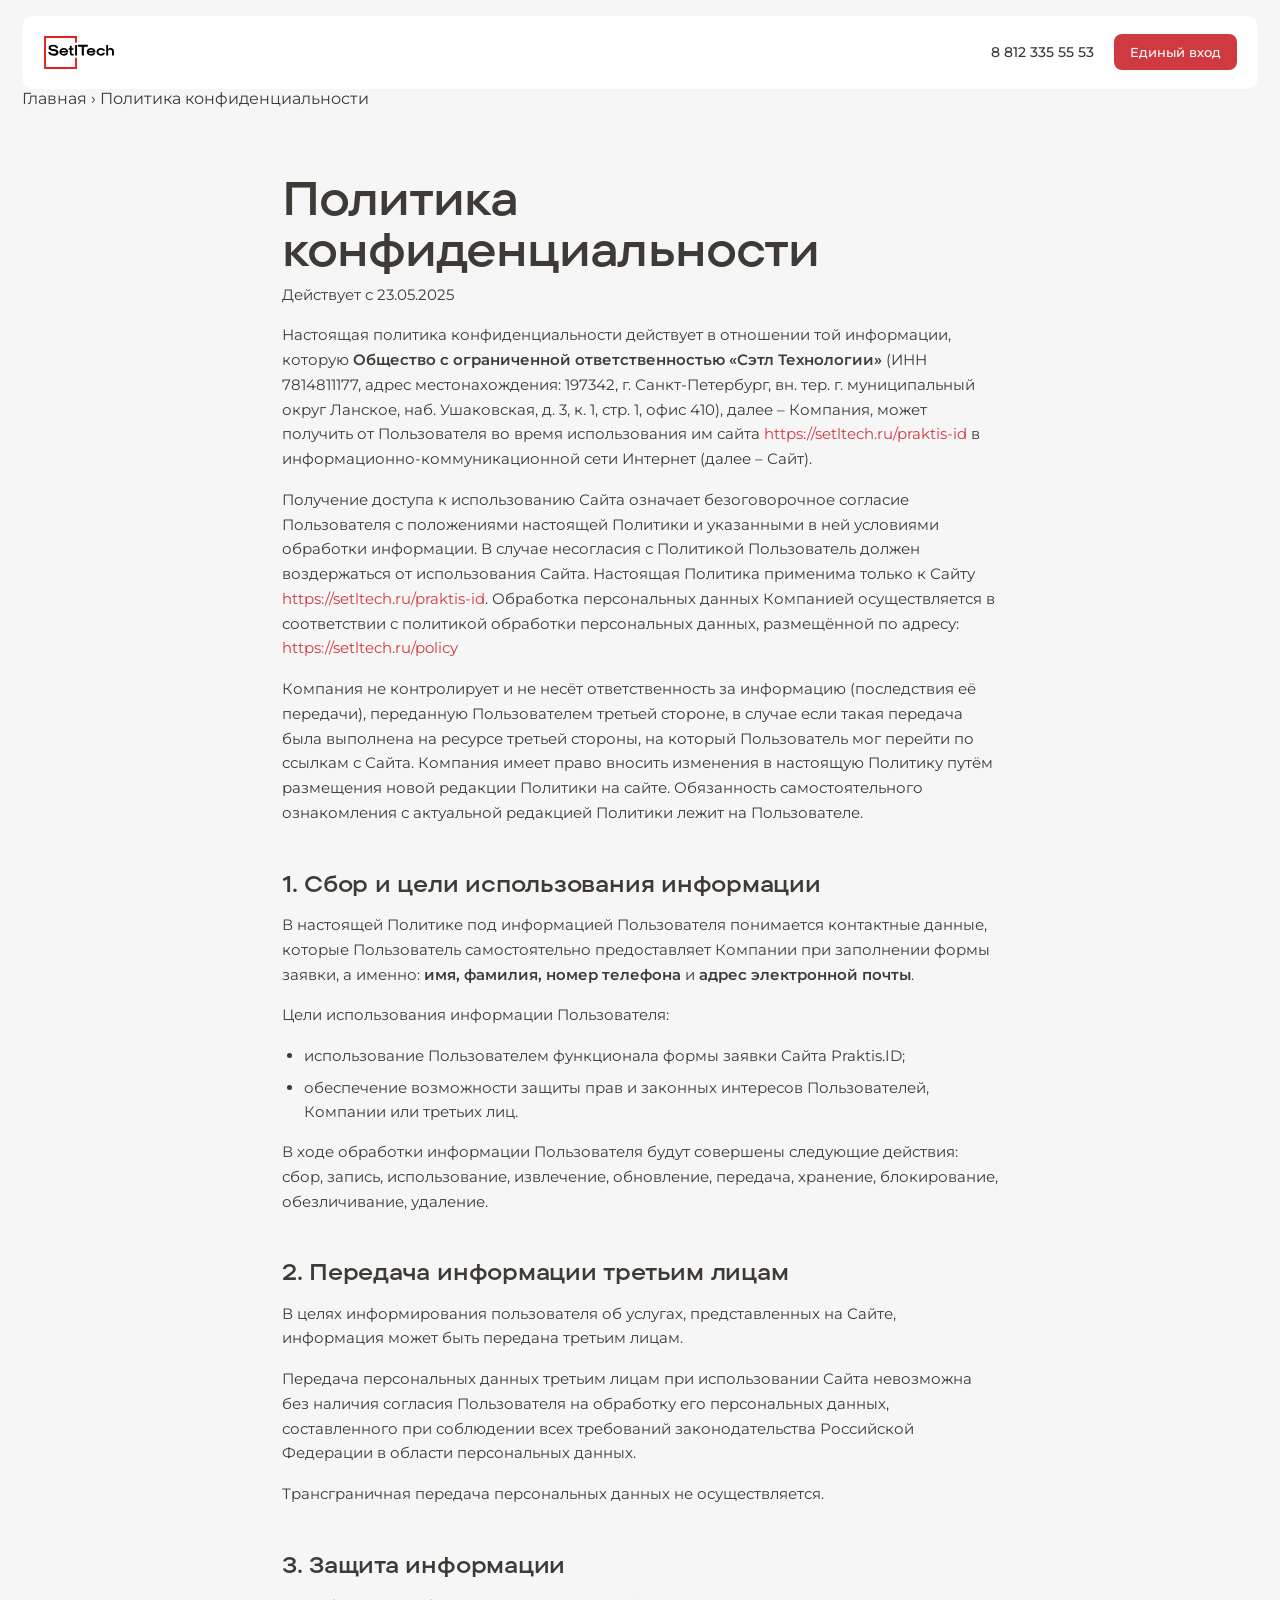
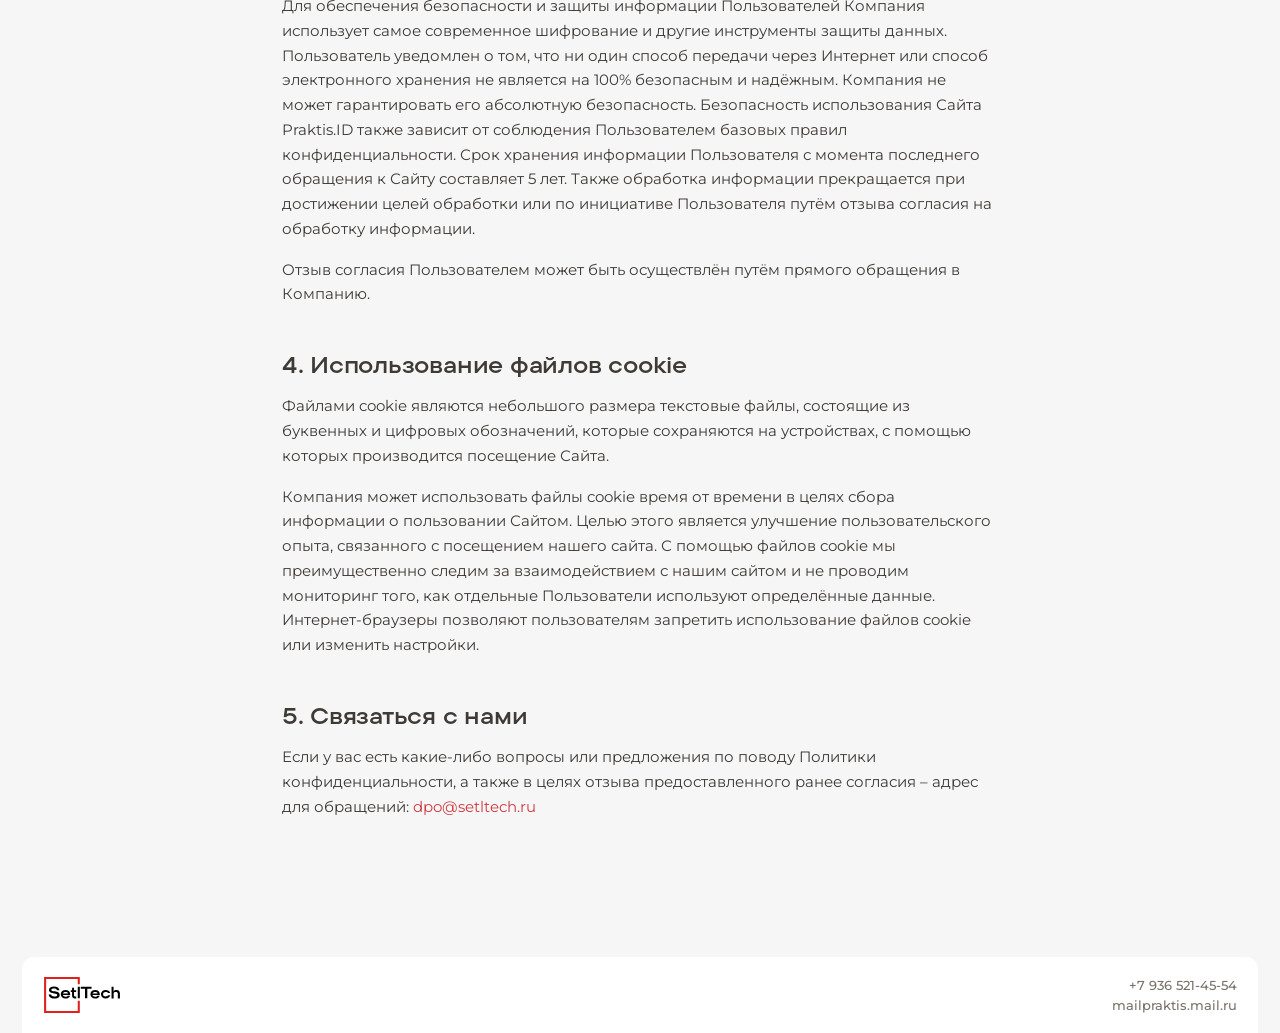
<file: privacy.html>
<!doctype html>
<html lang="ru">
<head>
<meta charset="UTF-8">
<meta name="viewport" content="width=device-width, initial-scale=1">
<title>Политика конфиденциальности — SetlTech</title>
<link rel="icon" type="image/svg+xml" href="assets/brand/favicon.svg">
<link rel="icon" type="image/png" sizes="32x32" href="assets/brand/favicon-32.png">
<link rel="apple-touch-icon" href="assets/brand/favicon-180.png">
<meta property="og:type" content="website">
<meta property="og:title" content="Политика конфиденциальности — SetlTech">
<meta property="og:description" content="Как обрабатываются персональные данные пользователей сайта Praktis.ID">
<meta property="og:image" content="https://tomatosidiotos-star.github.io/setltech-site/assets/brand/og-image.png?v=20261014">
<meta property="og:url" content="https://tomatosidiotos-star.github.io/setltech-site/privacy.html">
<meta name="twitter:card" content="summary_large_image">
<link rel="preload" href="assets/fonts/TTCommonsProExpanded-DemiBold.woff2?v=20261014" as="font" type="font/woff2" crossorigin>
<link rel="preconnect" href="https://fonts.googleapis.com">
<link rel="preconnect" href="https://fonts.gstatic.com" crossorigin>
<link href="https://fonts.googleapis.com/css2?family=Montserrat:wght@400;500;600;700&display=swap" rel="stylesheet">
<link rel="stylesheet" href="styles.css?v=20261014">
<link rel="stylesheet" href="privacy.css?v=20261014">
</head>
<body>

<header class="site-header">
  <div class="wrap">
    <div class="header-bar">
      <a class="logo" href="index.html#top">
        <img src="assets/brand/setltech-logo.svg?v=20261014" alt="SetlTech" width="140" height="66">
      </a>
      <span class="header-spacer"></span>
      <a class="header-phone" href="tel:+78123355553">8 812 335 55 53</a>
      <a class="btn btn-accent header-cta" href="https://org.praktis.ru/" target="_blank" rel="noopener">
        <span class="btn-label">Единый вход</span>
      </a>
    </div>
  </div>
</header>

<main id="top">
  <div class="wrap">
    <nav class="breadcrumb is-revealed" aria-label="Хлебные крошки">
      <a href="index.html#top">Главная</a>
      <span class="breadcrumb-sep" aria-hidden="true">›</span>
      <span class="breadcrumb-current" aria-current="page">Политика конфиденциальности</span>
    </nav>
  </div>

  <section class="privacy-section">
    <div class="wrap privacy-wrap">
      <h1>Политика конфиденциальности</h1>
      <p class="privacy-updated">Действует с 23.05.2025</p>

      <p>Настоящая политика конфиденциальности действует в отношении той информации, которую <strong>Общество с ограниченной ответственностью «Сэтл Технологии»</strong> (ИНН 7814811177, адрес местонахождения: 197342, г. Санкт-Петербург, вн. тер. г. муниципальный округ Ланское, наб. Ушаковская, д. 3, к. 1, стр. 1, офис 410), далее – Компания, может получить от Пользователя во время использования им сайта <a href="https://setltech.ru/praktis-id" target="_blank" rel="noopener">https://setltech.ru/praktis-id</a> в информационно-коммуникационной сети Интернет (далее – Сайт).</p>

      <p>Получение доступа к использованию Сайта означает безоговорочное согласие Пользователя с положениями настоящей Политики и указанными в ней условиями обработки информации. В случае несогласия с Политикой Пользователь должен воздержаться от использования Сайта. Настоящая Политика применима только к Сайту <a href="https://setltech.ru/praktis-id" target="_blank" rel="noopener">https://setltech.ru/praktis-id</a>. Обработка персональных данных Компанией осуществляется в соответствии с политикой обработки персональных данных, размещённой по адресу: <a href="https://setltech.ru/policy" target="_blank" rel="noopener">https://setltech.ru/policy</a></p>

      <p>Компания не контролирует и не несёт ответственность за информацию (последствия её передачи), переданную Пользователем третьей стороне, в случае если такая передача была выполнена на ресурсе третьей стороны, на который Пользователь мог перейти по ссылкам с Сайта. Компания имеет право вносить изменения в настоящую Политику путём размещения новой редакции Политики на сайте. Обязанность самостоятельного ознакомления с актуальной редакцией Политики лежит на Пользователе.</p>

      <h2>1. Сбор и цели использования информации</h2>
      <p>В настоящей Политике под информацией Пользователя понимается контактные данные, которые Пользователь самостоятельно предоставляет Компании при заполнении формы заявки, а именно: <strong>имя, фамилия, номер телефона</strong> и <strong>адрес электронной почты</strong>.</p>
      <p>Цели использования информации Пользователя:</p>
      <ul>
        <li>использование Пользователем функционала формы заявки Сайта Praktis.ID;</li>
        <li>обеспечение возможности защиты прав и законных интересов Пользователей, Компании или третьих лиц.</li>
      </ul>
      <p>В ходе обработки информации Пользователя будут совершены следующие действия: сбор, запись, использование, извлечение, обновление, передача, хранение, блокирование, обезличивание, удаление.</p>

      <h2>2. Передача информации третьим лицам</h2>
      <p>В целях информирования пользователя об услугах, представленных на Сайте, информация может быть передана третьим лицам.</p>
      <p>Передача персональных данных третьим лицам при использовании Сайта невозможна без наличия согласия Пользователя на обработку его персональных данных, составленного при соблюдении всех требований законодательства Российской Федерации в области персональных данных.</p>
      <p>Трансграничная передача персональных данных не осуществляется.</p>

      <h2>3. Защита информации</h2>
      <p>Для обеспечения безопасности и защиты информации Пользователей Компания использует самое современное шифрование и другие инструменты защиты данных. Пользователь уведомлен о том, что ни один способ передачи через Интернет или способ электронного хранения не является на 100% безопасным и надёжным. Компания не может гарантировать его абсолютную безопасность. Безопасность использования Сайта Praktis.ID также зависит от соблюдения Пользователем базовых правил конфиденциальности. Срок хранения информации Пользователя с момента последнего обращения к Сайту составляет 5 лет. Также обработка информации прекращается при достижении целей обработки или по инициативе Пользователя путём отзыва согласия на обработку информации.</p>
      <p>Отзыв согласия Пользователем может быть осуществлён путём прямого обращения в Компанию.</p>

      <h2>4. Использование файлов cookie</h2>
      <p>Файлами cookie являются небольшого размера текстовые файлы, состоящие из буквенных и цифровых обозначений, которые сохраняются на устройствах, с помощью которых производится посещение Сайта.</p>
      <p>Компания может использовать файлы cookie время от времени в целях сбора информации о пользовании Сайтом. Целью этого является улучшение пользовательского опыта, связанного с посещением нашего сайта. С помощью файлов cookie мы преимущественно следим за взаимодействием с нашим сайтом и не проводим мониторинг того, как отдельные Пользователи используют определённые данные. Интернет-браузеры позволяют пользователям запретить использование файлов cookie или изменить настройки.</p>

      <h2>5. Связаться с нами</h2>
      <p>Если у вас есть какие-либо вопросы или предложения по поводу Политики конфиденциальности, а также в целях отзыва предоставленного ранее согласия – адрес для обращений: <a href="mailto:dpo@setltech.ru">dpo@setltech.ru</a></p>
    </div>
  </section>
</main>

<footer class="site-footer" id="contact">
  <div class="wrap">
    <div class="footer-bar">
      <a class="logo" href="index.html#top">
        <img src="assets/brand/setltech-logo.svg?v=20261014" alt="SetlTech" width="114" height="54">
      </a>
      <div class="footer-contacts">
        <p>+7 936 521-45-54</p>
        <p>mailpraktis.mail.ru</p>
      </div>
    </div>
  </div>
</footer>

<button type="button" class="scroll-top" id="scrollTop" aria-label="Наверх страницы" hidden>
  <svg viewBox="0 0 24 24" fill="none" xmlns="http://www.w3.org/2000/svg">
    <path d="M12 19V5M12 5L6 11M12 5L18 11" stroke="white" stroke-width="2" stroke-linecap="round" stroke-linejoin="round"/>
  </svg>
</button>

<script src="privacy.js?v=20261014"></script>
</body>
</html>
</file>
<file: styles.css>
/* Шрифты по брендбуку Setl Tech: заголовки — TT Commons Pro Expanded,
   основной текст — Montserrat (Google Fonts) */
@font-face {
  font-family: "TT Commons Pro Expanded";
  src: url("assets/fonts/TTCommonsProExpanded-Regular.woff2?v=20261014") format("woff2");
  font-weight: 400;
  font-style: normal;
  font-display: swap;
}

@font-face {
  font-family: "TT Commons Pro Expanded";
  src: url("assets/fonts/TTCommonsProExpanded-DemiBold.woff2?v=20261014") format("woff2");
  font-weight: 600;
  font-style: normal;
  font-display: swap;
}

@font-face {
  font-family: "TT Commons Pro Expanded";
  src: url("assets/fonts/TTCommonsProExpanded-Bold.woff2?v=20261014") format("woff2");
  font-weight: 700;
  font-style: normal;
  font-display: swap;
}

:root {
  /* Primary */
  --red-main: #CF3A40;
  --red-dark: #B32F35;

  /* Тёплая серая шкала — вместо прежних серо-голубых */
  --warm-50: #F3F1EE;
  --warm-100: #E9E6E2;
  --warm-300: #CBC5BE;
  --warm-500: #7A736C;
  --warm-600: #5A544E;
  --warm-800: #3E3A36;
  --warm-900: #2A2622;

  --color-background: #F6F6F6;
  --color-surface: #FFFFFF;

  --ink: var(--warm-800);
  --ink-soft: var(--warm-500);
  --line: var(--warm-100);
  --icon-muted: var(--warm-300);
  /* Скругления: компромисс между прежними мягкими (20px, «таблетки»)
     и почти прямыми углами корпоративного сайта Setl */
  --font-heading: "TT Commons Pro Expanded", "Montserrat", -apple-system, BlinkMacSystemFont, "Segoe UI", sans-serif;
  --font-body: "Montserrat", -apple-system, BlinkMacSystemFont, "Segoe UI", sans-serif;

  --radius-card: 12px;
  --radius-control: 8px;
  --radius-sm: 6px;
  --wrap: 1856px;
}

* { box-sizing: border-box; }

@media (prefers-reduced-motion: no-preference) {
  html { scroll-behavior: smooth; }
}

body {
  margin: 0;
  overflow-x: hidden;
  font-family: var(--font-body);
  color: var(--ink);
  background: var(--color-background);
  -webkit-font-smoothing: antialiased;
}

/* Type scale — reusable heading styles (Inter, sizes/weights lifted from
   the Figma redesign) meant to carry over to future ad-landing pages. */

/* Всё, что читается как заголовок или крупная цифра, — брендовый
   широкий шрифт; остальной текст наследует Montserrat от body. */
h1, h2, h3, h4, h5, h6,
.h1, .h2, .h3, .h4, .h5, .h6,
.path-node-label,
.stats-item-number,
.stats-plate-active-item,
.stats-plate-ghost-item {
  font-family: var(--font-heading);
}

h1, .h1 {
  margin: 0;
  font-weight: 600;
  font-size: clamp(30px, 3.65vw, 70px);
  line-height: 1.1;
  letter-spacing: -0.02em;
}

h2, .h2 {
  margin: 0;
  font-weight: 600;
  font-size: clamp(26px, 2.9vw, 52px);
  line-height: 1.15;
  letter-spacing: -0.01em;
}

h3, .h3 {
  margin: 0;
  font-weight: 600;
  font-size: clamp(22px, 2.3vw, 32px);
  line-height: 1.15;
  letter-spacing: -0.01em;
}

h4, .h4 {
  margin: 0;
  font-weight: 600;
  font-size: clamp(20px, 1.6vw, 28px);
  line-height: 1.2;
}

h5, .h5 {
  margin: 0;
  font-weight: 600;
  font-size: clamp(17px, 1.15vw, 20px);
  line-height: 1.2;
}

h6, .h6 {
  margin: 0;
  font-weight: 700;
  font-size: 14px;
  line-height: 1.3;
  letter-spacing: 0.06em;
  text-transform: uppercase;
}

.wrap {
  max-width: var(--wrap);
  margin: 0 auto;
  padding: 0 clamp(16px, 1.7vw, 32px);
}

a { color: inherit; text-decoration: none; }
img { display: block; max-width: 100%; }

/* Header */

.site-header {
  padding-top: 16px;
}

.header-bar {
  display: flex;
  width: 100%;
  align-items: center;
  gap: clamp(12px, 1.5vw, 24px);
  background: var(--color-surface);
  border-radius: var(--radius-card);
  height: clamp(56px, 5.7vw, 78px);
  padding: 12px clamp(14px, 1.7vw, 24px);
}

.logo img {
  height: clamp(28px, 2.6vw, 35px);
  width: auto;
}

.header-spacer { flex: 1 0 0; }

.header-phone {
  font-size: clamp(14px, 1.1vw, 18px);
  font-weight: 500;
  color: var(--ink);
  white-space: nowrap;
}

/* Buttons */

.btn {
  position: relative;
  display: inline-flex;
  align-items: center;
  gap: 12px;
  font: inherit;
  font-weight: 500;
  white-space: nowrap;
  border: 0;
  text-decoration: none;
  cursor: pointer;
  transition: transform 0.3s ease, box-shadow 0.3s ease, background 0.3s ease;
}

.btn-accent {
  background: var(--red-main);
  border-radius: var(--radius-control);
  justify-content: center;
}

.btn-accent:hover,
.btn-accent:focus-visible {
  transform: translateY(-3px);
  box-shadow: 0 14px 28px rgba(207, 58, 64, 0.32);
}

.btn-accent .btn-icon { background: #fff; }
.btn-accent .btn-icon svg path { fill: var(--red-main); }

/* Stroke variant — outline pill, ported from Setl Tech's .btn-stroke
   with black swapped for our accent blue. Quieter secondary CTA: sits
   next to a solid .btn-accent without doubling up the loud fill. */
.btn-stroke {
  background: transparent;
  border: 1.5px solid var(--red-main);
  border-radius: var(--radius-control);
  justify-content: center;
}

.btn-stroke .btn-label { color: var(--red-main); }
.btn-stroke .btn-icon { background: var(--red-main); }

.btn-stroke:hover,
.btn-stroke:focus-visible {
  transform: translateY(-3px);
  box-shadow: 0 14px 28px rgba(207, 58, 64, 0.32);
  background: var(--warm-50);
}

.btn-label {
  position: relative;
  z-index: 2;
  pointer-events: none;
  color: #fff;
}

.btn-icon {
  position: relative;
  z-index: 2;
  width: 32px;
  height: 32px;
  border-radius: var(--radius-sm);
  display: flex;
  align-items: center;
  justify-content: center;
  flex-shrink: 0;
  background: var(--warm-900);
}

.btn-icon svg {
  width: 13px;
  height: 13px;
  transition: transform 0.35s cubic-bezier(0.34, 1.56, 0.64, 1);
}

.btn-accent:hover .btn-icon svg,
.btn-stroke:hover .btn-icon svg,
.btn-accent:focus-visible .btn-icon svg,
.btn-stroke:focus-visible .btn-icon svg { transform: rotate(45deg); }

@media (prefers-reduced-motion: reduce) {
  .btn { transition: box-shadow 0.3s ease, background 0.3s ease; }
  .btn-accent:hover,
  .btn-stroke:hover,
  .btn-accent:focus-visible,
  .btn-stroke:focus-visible { transform: none; }
  .btn-icon svg { transition: none; }
  .btn-accent:hover .btn-icon svg,
  .btn-stroke:hover .btn-icon svg { transform: none; }
}

.header-cta {
  font-size: clamp(13px, 0.95vw, 14px);
  height: clamp(30px, 2.9vw, 36px);
  padding: 0 16px;
}

.hero-cta {
  font-size: clamp(15px, 1.1vw, 17px);
  padding: clamp(10px, 0.9vw, 12px) clamp(10px, 0.9vw, 12px) clamp(10px, 0.9vw, 12px) clamp(16px, 1.6vw, 20px);
  gap: clamp(10px, 0.9vw, 12px);
}

/* Hero */

.hero { padding: 24px 0 40px; }

.hero-inner {
  display: grid;
  grid-template-columns: minmax(240px, 628fr) 1196fr;
  gap: 24px;
  align-items: stretch;
}

.hero-visual { min-width: 0; }

.hero-frame {
  position: relative;
  width: 100%;
  aspect-ratio: 848 / 1264;
  border-radius: var(--radius-card);
  overflow: hidden;
  border: 1px solid #fff;
  background: var(--color-surface);
}

.hero-video {
  position: absolute;
  inset: 0;
  width: 100%;
  height: 100%;
  object-fit: cover;
  display: block;
}

.hero-video-logo {
  position: absolute;
  left: 50%;
  top: 50%;
  width: 34%;
  transform: translate(-50%, -50%) translateY(8px) scale(0.96);
  opacity: 0;
  pointer-events: none;
  transition: opacity 0.7s ease, transform 0.7s ease;
  filter: drop-shadow(0 2px 12px rgba(42, 38, 34, 0.25));
}

.hero-video-logo.is-visible {
  opacity: 1;
  transform: translate(-50%, -50%) translateY(0) scale(1);
}

.hero-video-logo.no-transition {
  transition: none;
}

.hero-side {
  display: flex;
  flex-direction: column;
  gap: 24px;
  min-width: 0;
}

.hero-card {
  flex: 0 0 auto;
  background: var(--color-surface);
  border-radius: var(--radius-card);
  display: flex;
  align-items: center;
  padding: 24px;
}

.hero-card-inner {
  display: flex;
  flex-direction: column;
  align-items: flex-start;
  gap: 24px;
}

.hero-heading {
  display: flex;
  flex-direction: column;
  gap: 16px;
}

.hero-heading h1 .accent { color: var(--red-main); }

.hero-sub {
  margin: 0;
  font-size: clamp(16px, 1.46vw, 28px);
  line-height: 1.2;
  color: var(--ink);
}

.hero-cta-row {
  display: flex;
  flex-wrap: wrap;
  gap: 24px;
}

/* Tiles row — three clickable service plates, ported from the Figma
   redesign; border lights up accent-blue on hover/focus. */

.tiles-row {
  display: flex;
  flex: 1 1 0;
  gap: 24px;
}

.tile-card {
  flex: 1 1 0;
  display: flex;
  flex-direction: column;
  align-items: flex-start;
  justify-content: space-between;
  gap: 16px;
  background: var(--color-surface);
  border: 1px solid transparent;
  border-radius: var(--radius-card);
  padding: 24px;
  font: inherit;
  color: inherit;
  text-align: left;
  cursor: pointer;
  opacity: 0;
  transform: translateY(28px);
  transition:
    border-color 0.2s ease,
    box-shadow 0.3s ease,
    background 0.3s ease,
    opacity 0.6s ease,
    transform 0.5s cubic-bezier(0.22, 1, 0.36, 1);
}

.tile-card.is-revealed {
  opacity: 1;
  transform: translateY(0);
}

.tile-card:hover,
.tile-card:focus-visible {
  outline: none;
  box-shadow: 0 16px 32px rgba(42, 38, 34, 0.1);
}

.tile-card.is-revealed:hover,
.tile-card.is-revealed:focus-visible {
  transform: translateY(-4px);
}

.tile-arrow {
  width: clamp(36px, 4vw, 56px);
  height: auto;
  transition: transform 0.5s cubic-bezier(0.34, 1.56, 0.64, 1);
}

.tile-card:hover .tile-arrow,
.tile-card:focus-visible .tile-arrow {
  transform: translate(4px, -4px);
}

@media (prefers-reduced-motion: reduce) {
  .tile-card {
    opacity: 1;
    transform: none;
    transition: border-color 0.2s ease, box-shadow 0.3s ease, background 0.3s ease;
  }
  .tile-card.is-revealed:hover,
  .tile-card.is-revealed:focus-visible { transform: none; }
  .tile-arrow { transition: none; }
  .tile-card:hover .tile-arrow,
  .tile-card:focus-visible .tile-arrow { transform: none; }
}

.tile-body {
  display: flex;
  flex-direction: column;
  gap: 12px;
}

.tile-title { color: var(--red-main); }

.tile-desc {
  margin: 0;
  font-size: 18px;
  font-weight: 500;
  line-height: 1.3;
  color: var(--ink);
}

/* Trust card — logo marquee (ported from Setl Tech), nested in the
   hero's right column below the headline card rather than full-width */

.trust-card {
  flex: 0 0 auto;
  background: var(--color-surface);
  border-radius: var(--radius-card);
  display: flex;
  flex-direction: column;
  justify-content: center;
  gap: 24px;
  padding: 36px;
}

.trust-label {
  font-size: clamp(13px, 1vw, 15px);
  font-weight: 700;
  letter-spacing: 0.1em;
  text-transform: uppercase;
  color: var(--ink-soft);
  margin: 0;
}

.trust-marquee {
  overflow: hidden;
  cursor: grab;
  user-select: none;
  -webkit-user-select: none;
  mask-image: linear-gradient(to right, transparent, black 4%, black 96%, transparent);
  -webkit-mask-image: linear-gradient(to right, transparent, black 4%, black 96%, transparent);
}

.trust-marquee:active { cursor: grabbing; }

.trust-inner {
  display: flex;
  align-items: center;
  gap: clamp(32px, 3.5vw, 56px);
  width: max-content;
}

.trust-inner img {
  height: clamp(27px, 2.55vw, 36px);
  width: auto;
  max-width: none;
  object-fit: contain;
  flex-shrink: 0;
  opacity: 0.55;
  mix-blend-mode: multiply;
  pointer-events: none;
}

/* Stats section — sticky "digit belt" between the hero and the path
   diagram. The left plate shows one crisp active number, cropped to a
   short window; the same number strip, uncropped and very pale, sits
   behind it and bleeds above/below the plate onto the page background
   (z-index:-1 against the plate's own solid bg hides it exactly within
   the plate's own bounds — see script.js for why this works without an
   explicit stacking context). The right panel's title/description move
   in sync. All three "filmstrips" (ghost, active, text) are one
   continuous absolutely-stacked strip each, moved as a whole by a
   single translateY — cheaper than animating every item individually
   and gives the same result.

   The move itself is a discrete snap, not a value tied 1:1 to scroll
   position: script.js only writes a new translateY when the active
   index actually changes (scroll progress crossing the midpoint to the
   next stat), and lets this rule's transition animate that one jump.
   Between snaps, nothing moves — the previous stat's number and text
   stay fully still — which is what makes the reveal read as one clean
   slide instead of a number/paragraph you can drag around mid-scroll.

   Desktop + motion-ok only: `.stats-static` (already real content, not
   a JS-only fallback) stays the only thing rendered on mobile or under
   reduced-motion — script.js simply never builds the animated version
   there, so there's nothing extra to disable. */

.stats-section {
  padding: clamp(24px, 3.1vw, 32px) 0;
}

@media (min-width: 901px) {
  .stats-wrap {
    max-width: 60vw;
    margin-left: auto;
    margin-right: auto;
  }
}

.stats-items {
  display: grid;
  grid-template-columns: repeat(auto-fit, minmax(240px, 1fr));
  gap: 24px;
  list-style: none;
  margin: 0;
  padding: 0;
}

.stats-item {
  display: flex;
  flex-direction: column;
  gap: 16px;
  padding: clamp(24px, 2.5vw, 32px);
  border-radius: var(--radius-card);
  background: var(--color-surface);
}

.stats-item-number {
  font-size: clamp(40px, 4.4vw, 56px);
  font-weight: 800;
  line-height: 1;
  color: var(--red-main);
}

.stats-item-body {
  display: flex;
  flex-direction: column;
  gap: 8px;
}

.stats-item-title {
  margin: 0;
  font-size: clamp(18px, 1.5vw, 22px);
}

.stats-item-desc {
  margin: 0;
  font-size: 15px;
  line-height: 1.5;
  color: var(--ink-soft);
}

/* Animated version — built by script.js, inserted before .stats-static
   (which it hides) only on desktop with motion allowed. */

.stats-pin-wrap {
  position: relative;
}

.stats-sticky {
  position: sticky;
  top: 0;
  min-height: 100vh;
  display: flex;
  align-items: center;
}

.stats-row {
  display: flex;
  align-items: stretch;
  gap: clamp(24px, 3vw, 48px);
  width: 100%;
}

.stats-plate {
  position: relative;
  flex: 0 0 auto;
  width: clamp(220px, 30%, 380px);
  aspect-ratio: 1 / 1;
  border-radius: var(--radius-card);
  background: var(--red-main);
}

.stats-plate-ghost {
  position: absolute;
  inset: 0;
  z-index: -1;
  pointer-events: none;
  will-change: transform;
  transition: transform 0.5s cubic-bezier(0.22, 1, 0.36, 1);
}

.stats-plate-ghost-item {
  position: absolute;
  left: 0;
  width: 100%;
  display: flex;
  align-items: center;
  justify-content: center;
  padding: 0 12px;
  font-weight: 800;
  font-size: clamp(44px, 6.4vw, 92px);
  line-height: 1;
  white-space: nowrap;
  color: rgba(207, 58, 64, 0.14);
}

.stats-plate-mask {
  position: absolute;
  left: 0;
  width: 100%;
  overflow: hidden;
  z-index: 1;
  pointer-events: none;
}

.stats-plate-active {
  position: relative;
  width: 100%;
  will-change: transform;
  transition: transform 0.5s cubic-bezier(0.22, 1, 0.36, 1);
}

.stats-plate-active-item {
  position: absolute;
  left: 0;
  width: 100%;
  display: flex;
  align-items: center;
  justify-content: center;
  padding: 0 12px;
  font-weight: 800;
  font-size: clamp(44px, 6.4vw, 92px);
  line-height: 1;
  white-space: nowrap;
  color: #fff;
}

.stats-panel {
  flex: 1 1 0;
  min-width: 0;
  display: flex;
  flex-direction: column;
  justify-content: center;
  align-items: flex-start;
  background: var(--color-surface);
  border-radius: var(--radius-card);
  padding: clamp(28px, 3.5vw, 48px);
}

.stats-text-window {
  position: relative;
  overflow: hidden;
  width: 100%;
  max-width: 480px;
}

.stats-text-track {
  position: relative;
  width: 100%;
  will-change: transform;
  transition: transform 0.5s cubic-bezier(0.22, 1, 0.36, 1);
}

.stats-text-slot {
  position: absolute;
  top: 0;
  left: 0;
  width: 100%;
}

.stats-text-title {
  margin: 0 0 12px;
}

.stats-text-desc {
  margin: 0;
  font-size: 16px;
  line-height: 1.5;
  color: var(--ink-soft);
}

/* Services section — three rows (Тендеры / Управление строительством /
   Документация), heading on the left, a cluster of service tiles on
   the right sized like the hero's category tiles and laid out two
   rows deep. Motif borrowed from onewhale.io's flying-asset-card
   block — tiles fly in from the left — but one-shot on scroll-into-
   view instead of tied to scroll position, and with no counter. Sits
   below the orbit/stack sections on purpose: those are the pitch,
   this is the directory, and the hero tiles already give a shortcut
   straight here via anchor links. */

.services-section {
  padding: clamp(24px, 3.1vw, 32px) 0;
}

.services-row {
  display: grid;
  grid-template-columns: minmax(240px, 1fr) 1.7fr;
  gap: clamp(24px, 3vw, 48px);
  align-items: center;
  background: var(--color-surface);
  border-radius: var(--radius-card);
  padding: clamp(28px, 3.5vw, 48px);
}

.services-row + .services-row {
  margin-top: 24px;
}

.services-heading {
  display: flex;
  flex-direction: column;
  gap: 16px;
}

.services-heading h2 { margin: 0; }

.services-heading p {
  margin: 0;
  font-size: 16px;
  line-height: 1.5;
  color: var(--ink-soft);
  max-width: 42ch;
}

.services-tiles {
  display: grid;
  grid-template-rows: repeat(2, minmax(200px, 1fr));
  grid-auto-flow: column;
  grid-auto-columns: minmax(200px, 1fr);
  gap: 24px;
}

/* Only two tiles (Документация): lay them side by side at the same
   tile size instead of stacking in one column, so the row doesn't
   stretch to a two-row height it doesn't need. */
.services-tiles--pair {
  grid-template-rows: minmax(200px, 1fr);
  grid-template-columns: repeat(2, minmax(200px, 1fr));
  grid-auto-flow: row;
}

.service-tile {
  display: flex;
  flex-direction: column;
  align-items: flex-start;
  justify-content: space-between;
  gap: 16px;
  padding: 24px;
  border-radius: var(--radius-card);
  border: 1px solid transparent;
  background: var(--color-background);
  text-align: left;
  opacity: 0;
  transform: translateX(-48px);
  transition:
    border-color 0.2s ease,
    box-shadow 0.3s ease,
    background 0.3s ease,
    opacity 0.6s ease,
    transform 0.6s cubic-bezier(0.22, 1, 0.36, 1);
}

.service-tile.is-revealed {
  opacity: 1;
  transform: translateX(0);
}

.service-tile:hover,
.service-tile:focus-visible {
  border-color: var(--red-main);
  outline: none;
  background: var(--warm-50);
  box-shadow: 0 16px 32px rgba(42, 38, 34, 0.1);
}

.service-tile.is-revealed:hover,
.service-tile.is-revealed:focus-visible {
  transform: translateY(-4px);
}

/* No real destination yet — plain non-interactive tile, same look at
   rest but no hover affordance implying it's clickable. */
.service-tile.is-disabled {
  cursor: default;
  pointer-events: none;
}

.service-icon {
  width: clamp(56px, 5.5vw, 76px);
  height: clamp(56px, 5.5vw, 76px);
  object-fit: contain;
}

.service-body {
  display: flex;
  flex-direction: column;
  gap: 8px;
}

.service-title {
  margin: 0;
  font-size: clamp(17px, 1.3vw, 20px);
  font-weight: 600;
  line-height: 1.25;
  color: var(--red-main);
}

.service-desc {
  margin: 0;
  font-size: 15px;
  line-height: 1.4;
  color: var(--ink);
}

@media (prefers-reduced-motion: reduce) {
  .service-tile {
    opacity: 1;
    transform: none;
    transition: border-color 0.2s ease, box-shadow 0.3s ease, background 0.3s ease;
  }
  .service-tile.is-revealed:hover,
  .service-tile.is-revealed:focus-visible { transform: none; }
}

@media (max-width: 900px) {
  .services-row { grid-template-columns: 1fr; }
  .services-tiles,
  .services-tiles--pair {
    grid-template-rows: none;
    grid-auto-flow: row;
    grid-template-columns: repeat(auto-fill, minmax(180px, 1fr));
  }
}

/* Orbit section */

/* Construction-cycle path: a linear, one-way version of the Setl loop
   diagram — 6 stage nodes on a straight line, every stage's services
   stacked above it (2 per row). Desktop pins the section and pans the
   whole track sideways as you scroll down (the scroll budget is
   measured from the track's real rendered width in script.js, not a
   fixed vh, since it depends on how many service tiles a stage
   lists). Narrow screens and reduced-motion skip the pin and just let
   the track scroll natively — scroll-jacked horizontal panning reads
   as broken on touch. The line itself grows from stage 1 onward as
   you scroll; each node's connector lines then draw in and its cards
   pop in one by one once the growing line reaches it — all driven off
   the same 0..1 progress value as the pan, computed in script.js. */

.path-section {
  padding: clamp(24px, 3.1vw, 32px) 0;
  background: var(--color-background);
}

/* On the pinned desktop layout, the sticky box takes a moment to
   scroll fully out of view even after it un-pins, and this bottom
   padding would show through as a stray strip of --color-background right in the
   middle of the white circle → white block 3 handoff. Not an issue on
   the static mobile layout, where it's ordinary breathing room before
   the next section, so it's only zeroed out here. */
@media (min-width: 901px) {
  .path-section {
    padding-bottom: 0;
  }
}

/* Standalone intro heading, separate from the pinned diagram below it —
   its own scroll moment between the hero and the path section, not
   glued to the top of the pin. Heading and subtitle fade/rise in with
   a short stagger the first time it scrolls into view (script.js). */
.path-head {
  margin: clamp(96px, 12.4vw, 128px) auto clamp(24px, 3vw, 32px);
  max-width: 560px;
  text-align: center;
}

.path-head h2 {
  font-size: clamp(28px, 2.6vw, 40px);
  font-weight: 600;
  opacity: 0;
  transform: translateY(22px);
  transition: opacity 0.7s ease, transform 0.7s cubic-bezier(0.22, 1, 0.36, 1);
}

.path-head p {
  margin: 12px 0 0;
  color: var(--ink-soft);
  font-size: 16px;
  line-height: 1.5;
  opacity: 0;
  transform: translateY(16px);
  transition: opacity 0.6s ease 0.15s, transform 0.6s cubic-bezier(0.22, 1, 0.36, 1) 0.15s;
}

.path-head.is-revealed h2,
.path-head.is-revealed p {
  opacity: 1;
  transform: translateY(0);
}

.path-sticky {
  position: sticky;
  top: 0;
}

.path-viewport {
  display: flex;
  align-items: center;
  overflow: hidden;
  height: auto;
  /* At least a full viewport tall, so the diagram sits centered in the
     pinned screen instead of hugging the top with dead space below —
     auto still lets it grow past this if content ever needs more. */
  min-height: 100vh;
}

.path-track {
  position: relative;
  display: inline-flex;
  align-items: stretch;
  gap: clamp(64px, 7.5vw, 128px);
  /* Left padding much bigger than right (desktop pin only — mobile's
     native-scroll override further down resets this to a plain 20px):
     at pan 0 the first stage used to sit only ~24-120px from the left
     edge, so the very first bit of scroll input already panned past
     it before it had a moment to register — a couple of scroll ticks
     and stages 1-2 were gone. This starts stage 1 closer to the
     viewport's middle instead. */
  padding: 0 clamp(24px, 6vw, 120px) 0 clamp(120px, 36vw, 520px);
  will-change: transform;
}

.path-line {
  position: absolute;
  top: 0;
  height: 2px;
  width: 0;
  background: var(--red-main);
  z-index: 0;
}

.path-connectors {
  position: absolute;
  inset: 0;
  z-index: 1;
  overflow: visible;
  pointer-events: none;
}

.path-stage {
  position: relative;
  z-index: 2;
  flex: 0 0 auto;
  display: flex;
  flex-direction: column;
  justify-content: flex-end;
  align-items: center;
  min-width: 140px;
}

/* Invisible spacer the width of the last stage, appended after it — so the
   frozen end-of-pan frame (script.js) leaves it a bit of breathing
   room on the right instead of sitting flush against the edge. */
.path-spacer {
  flex: 0 0 auto;
}

.path-branch {
  display: flex;
  flex-wrap: wrap;
  justify-content: center;
  gap: 20px;
  max-width: 400px;
  padding-bottom: 140px;
}

/* Desktop (pinned pan) only: lay every stage's cards out in a single
   row instead of wrapping 2-per-row — stage 5's 4 cards included.
   Mobile keeps the wrap+cap above since it skips the pin and scrolls
   the track natively, where a very wide single row per stage would
   fight the swipe/snap behavior instead of helping it. */
@media (min-width: 901px) {
  .path-branch {
    flex-wrap: nowrap;
    max-width: none;
  }
}

.path-node {
  display: flex;
  flex-direction: column;
  align-items: center;
}

/* Half the length of the connector run above the node (80px, see
   AIR_SHELF in script.js) — a plain descender from the dot down to
   the stage name, no corners or endpoint dot needed since it runs
   straight into the label. */
.path-node-stem {
  width: 2px;
  height: 80px;
  background: var(--red-main);
  opacity: 0;
  transition: opacity 0.25s ease;
}

.path-node.is-revealed .path-node-stem {
  opacity: 1;
}

.path-node-dot {
  display: flex;
  align-items: center;
  justify-content: center;
  width: 40px;
  height: 40px;
  border-radius: 50%;
  background: var(--red-main);
  color: #fff;
  font-weight: 600;
  font-size: 15px;
  box-shadow: 0 8px 20px rgba(207, 58, 64, 0.28);
  opacity: 0;
  transform: scale(0.5);
  transition: opacity 0.25s ease, transform 0.32s cubic-bezier(0.34, 1.56, 0.64, 1);
}

.path-node.is-revealed .path-node-dot {
  opacity: 1;
  transform: scale(1);
}

.path-node-label {
  font-size: clamp(17px, 1.4vw, 21px);
  font-weight: 700;
  color: var(--ink);
  white-space: nowrap;
  opacity: 0;
  transform: translateY(6px);
  transition: opacity 0.25s ease, transform 0.25s ease;
}

.path-node-label.is-revealed {
  opacity: 1;
  transform: translateY(0);
}

.path-service {
  width: clamp(180px, 16vw, 240px);
  height: clamp(225px, 20vw, 300px);
  display: grid;
  grid-template-rows: auto auto 1fr;
  gap: 8px;
  padding: 20px;
  border-radius: var(--radius-card);
  background: var(--color-surface);
  border: 1px solid transparent;
  opacity: 0;
  transform: translateY(16px);
  /* Not revealed yet = not really there — otherwise its hover state
     and popover trigger are reachable before it's visible. */
  pointer-events: none;
  transition: border-color 0.2s ease, box-shadow 0.3s ease, background 0.3s ease, opacity 0.35s ease, transform 0.35s cubic-bezier(0.22, 1, 0.36, 1);
}

.path-service.is-revealed { opacity: 1; transform: translateY(0); pointer-events: auto; }

.path-service:not(.path-service-video):hover,
.path-service:not(.path-service-video):focus-visible {
  border-color: var(--red-main);
  outline: none;
  background: var(--warm-50);
  box-shadow: 0 16px 32px rgba(42, 38, 34, 0.1);
}

.path-service.is-revealed:not(.path-service-video):hover,
.path-service.is-revealed:not(.path-service-video):focus-visible {
  transform: translateY(-6px);
}

.path-service-icon {
  width: clamp(40px, 3.6vw, 52px);
  height: clamp(40px, 3.6vw, 52px);
  object-fit: contain;
}

.path-service-title {
  margin: 0;
  font-size: clamp(16px, 1.3vw, 19px);
  font-weight: 600;
  color: var(--red-main);
  line-height: 1.3;
}

/* Description and checklist share the same grid cell (row 3) and
   crossfade on hover — no separate floating popover to position. Both
   fill whatever's left of the card's fixed height and clip there, no
   exact line-count math to keep in sync with font size. */
.path-service-desc,
.path-service-points {
  grid-row: 3;
  grid-column: 1;
  margin: 0;
  overflow: hidden;
  transition: opacity 0.2s ease;
}

.path-service-desc {
  font-size: 14px;
  line-height: 1.45;
  color: var(--ink-soft);
}

.path-service-points {
  list-style: none;
  padding: 0;
  display: flex;
  flex-direction: column;
  justify-content: center;
  gap: 6px;
  overflow-y: auto;
  opacity: 0;
  pointer-events: none;
}

.path-service-points li {
  position: relative;
  padding-left: 20px;
  font-size: 13px;
  line-height: 1.3;
  color: var(--ink);
}

.path-service-points li::before {
  content: "";
  position: absolute;
  left: 0;
  top: 0.15em;
  width: 12px;
  height: 12px;
  border-radius: 4px;
  border: 1.5px solid var(--red-main);
}

/* Item count alone doesn't predict whether a list fits this fixed-
   height cell — wording matters just as much (a 4-item list with long
   phrases can overflow where a tighter 5-item one doesn't) — so this
   tightened variant kicks in from 4 items up rather than only at the
   original 6+, giving longer real copy more headroom. :has() falls
   back gracefully either way (the list above already scrolls on
   overflow). */
.path-service-points:has(li:nth-child(4)) {
  gap: 3px;
}

.path-service-points:has(li:nth-child(4)) li {
  font-size: 12px;
  line-height: 1.2;
  padding-left: 17px;
}

.path-service-points:has(li:nth-child(4)) li::before {
  width: 10px;
  height: 10px;
  border-radius: 3px;
}

/* Hover-only, same as the rest of the card's hover state below —
   touch has no hover, so the checklist there just stays unreached,
   same as the popover it replaced. */
@media (hover: hover) and (pointer: fine) {
  .path-service:hover .path-service-desc {
    opacity: 0;
  }

  .path-service:hover .path-service-points {
    opacity: 1;
    pointer-events: auto;
  }
}

/* Touch has no hover, so a tap does the same crossfade job instead —
   toggled by script.js as an accordion (opening one card in a branch
   closes any other open card in that same branch). The .is-open class
   is applied unconditionally by the JS regardless of input type; only
   this (hover: none) media query ever reads it, so it's inert and
   harmless on mouse/trackpad devices where the rule above already
   covers hover. */
@media (hover: none) {
  .path-service.is-open .path-service-desc {
    opacity: 0;
  }

  .path-service.is-open .path-service-points {
    opacity: 1;
    pointer-events: auto;
  }
}

/* Video bookend cards (stage 1 "Концепция", stage 7 "Эксплуатация") —
   portrait style echoing the stack section's video card, sized by its
   own 4:5 aspect ratio rather than the fixed height above; the two
   happen to land on the same numbers, so every stage in the row now
   reads as one consistent card height. */
.path-service-video {
  /* Not a grid — .path-service's auto-sized rows only give a definite
     height to feed the video's height:100% below in a flow layout;
     in an auto grid row that percentage wouldn't resolve. */
  display: block;
  width: clamp(180px, 16vw, 240px);
  height: auto;
  aspect-ratio: 4 / 5;
  padding: 0;
  overflow: hidden;
}

.path-service-video-el {
  width: 100%;
  height: 100%;
  object-fit: cover;
  display: block;
}

/* Whole path-diagram block hidden on mobile for now (2026-09-08) —
   the mobile card layout/slider for stages 5-6 turned out visually
   broken on a real device, reverting it isn't a quick fix, so the
   block is pulled from mobile entirely until a real replacement
   design is ready. Desktop is untouched. */
@media (max-width: 900px) {
  #pathIntro,
  .path-section {
    display: none;
  }
}

@media (max-width: 900px), (prefers-reduced-motion: reduce) {
  .path-sticky { position: static; }
  .path-viewport {
    height: auto;
    min-height: 0;
    max-height: none;
    overflow-x: auto;
    -webkit-overflow-scrolling: touch;
    scroll-snap-type: x proximity;
  }
  .path-track { padding: 0 20px; gap: 40px; }
  .path-stage { scroll-snap-align: center; }
}

/* Stages with more than one card (5: ICONA/Object/Справочники, 6:
   ID/KS) get their own tiny horizontal scroller here instead of
   wrapping 2-per-row — one card in focus, the next peeking in at the
   edge so the swipe reads as "more cards here," not "that's
   everything." :has() scopes this to branches with 2+ cards; a
   single-card branch is already full width with nothing to scroll, so
   it's untouched. overscroll-behavior-x keeps a swipe run past the
   last card from also dragging the outer stage-to-stage scroller
   above. Width is sized off .path-service's mobile floor (180px) plus
   its 20px gap plus ~45px of peek — revisit both numbers together if
   either changes. script.js redraws each such stage's single
   connector line to whichever card this lands on. */
@media (max-width: 900px) {
  .path-branch:has(.path-service:nth-child(2)) {
    flex-wrap: nowrap;
    justify-content: flex-start;
    max-width: none;
    width: 245px;
    overflow-x: auto;
    overscroll-behavior-x: contain;
    scroll-snap-type: x mandatory;
    -webkit-overflow-scrolling: touch;
  }

  .path-branch:has(.path-service:nth-child(2)) .path-service {
    flex: 0 0 auto;
    scroll-snap-align: center;
    scroll-snap-stop: always;
  }
}

@media (prefers-reduced-motion: reduce) {
  .path-service { opacity: 1; transform: none; }
  .path-service.is-revealed:hover,
  .path-service.is-revealed:focus-visible { transform: none; }
  .path-node-dot { opacity: 1; transform: none; }
  .path-node-stem { opacity: 1; }
  .path-node-label { opacity: 1; transform: none; }
  .path-head h2,
  .path-head p { opacity: 1; transform: none; }
}

/* Stack section — cards queue below the sticky viewport and slide up
   one at a time, each settling at its own fixed tilt, landing on top
   of the previous card (mechanic reverse-engineered from onewhale.io's
   stack-section: same technique as the orbit ring, applied to a deck
   instead of a circle). */

.stack-section {
  position: relative;
  height: 480vh;
  background: var(--color-surface);
}

.stack-sticky {
  position: sticky;
  top: 0;
  height: 100vh;
  overflow: hidden;
  display: flex;
  align-items: center;
  justify-content: center;
}

.stack-side {
  position: absolute;
  top: 50%;
  transform: translateY(-50%);
  margin: 0;
  font-size: 13px;
  font-weight: 600;
  letter-spacing: 0.06em;
  text-transform: uppercase;
  line-height: 1.5;
  color: var(--ink-soft);
  z-index: 4;
}

.stack-side-left {
  left: clamp(16px, 3vw, 48px);
  text-align: left;
}

.stack-side-right {
  right: clamp(16px, 3vw, 48px);
  text-align: right;
}

.stack-wrap {
  position: relative;
  width: 100%;
  height: 100%;
}

.stack-card {
  position: absolute;
  top: 50%;
  left: 50%;
  width: clamp(240px, 24vw, 380px);
  aspect-ratio: 4 / 5;
  margin-top: calc(-1 * clamp(300px, 30vw, 475px) / 2);
  margin-left: calc(-1 * clamp(240px, 24vw, 380px) / 2);
  border-radius: var(--radius-card);
  overflow: hidden;
  border: 1px solid var(--warm-100);
  box-shadow: 0 16px 32px rgba(42, 38, 34, 0.1);
  will-change: transform;
  backface-visibility: hidden;
}

.stack-card-video {
  z-index: 10;
  background: var(--ink);
}

.stack-video {
  width: 100%;
  height: 100%;
  object-fit: cover;
  display: block;
}

.stack-content {
  width: 100%;
  height: 100%;
  background: var(--red-main);
  color: #fff;
  padding: clamp(20px, 2.2vw, 28px);
  display: flex;
  flex-direction: column;
}

.stack-header {
  display: flex;
  align-items: flex-start;
  justify-content: space-between;
  gap: 12px;
}

.stack-eyebrow {
  font-size: 13px;
  font-weight: 700;
  letter-spacing: 0.08em;
  text-transform: uppercase;
  color: rgba(255, 255, 255, 0.75);
}

.stack-icon {
  width: 26px;
  height: 26px;
  flex-shrink: 0;
}

.stack-icon svg {
  width: 100%;
  height: 100%;
}

.stack-text {
  margin-top: auto;
}

.stack-text h3 {
  margin: 0 0 10px;
}

.stack-text p {
  margin: 0;
  font-size: clamp(14px, 1.15vw, 17px);
  line-height: 1.4;
  color: rgba(255, 255, 255, 0.85);
}

@media (prefers-reduced-motion: reduce) {
  .stack-section { height: auto; padding: 64px 0; }
  .stack-sticky { position: relative; height: auto; }
  .stack-wrap {
    display: flex;
    flex-wrap: wrap;
    justify-content: center;
    gap: 24px;
    height: auto;
  }
  .stack-card {
    position: static;
    margin: 0;
    transform: none !important;
  }
}

/* Footer */

.site-footer {
  margin-top: clamp(24px, 3.1vw, 32px);
}

.footer-bar {
  display: flex;
  align-items: center;
  justify-content: space-between;
  background: var(--color-surface);
  border-radius: var(--radius-card) var(--radius-card) 0 0;
  min-height: clamp(72px, 5.3vw, 102px);
  padding: 20px clamp(14px, 1.7vw, 24px);
}

.footer-bar .logo img {
  height: clamp(30px, 2.8vw, 54px);
}

.footer-contacts {
  text-align: right;
  font-size: clamp(13px, 0.95vw, 18px);
  font-weight: 500;
  color: var(--ink-soft);
}

.footer-contacts p { margin: 4px 0 0; }
.footer-contacts p:first-child { margin-top: 0; }

/* Scroll-to-top button: fixed bottom-right on every page that includes
   it, faded/lifted in via .is-visible once script.js/praktis-id.js
   decides you've scrolled far enough down to want it (see that IIFE
   for the threshold). Markup starts [hidden] — not just opacity:0 —
   and that JS toggles the attribute itself (after the fade-out
   transition on the way out, immediately on the way in) so a keyboard
   user tabbing past the footer never lands on an invisible, inert
   button while still at the top of the page. Same [hidden]+.is-*
   two-step .join-modal already uses below. */
.scroll-top[hidden] {
  display: none;
}

.scroll-top {
  position: fixed;
  right: clamp(16px, 2vw, 32px);
  bottom: clamp(16px, 2vw, 32px);
  z-index: 40;
  width: 48px;
  height: 48px;
  border: 0;
  border-radius: var(--radius-control);
  background: var(--red-main);
  display: flex;
  align-items: center;
  justify-content: center;
  cursor: pointer;
  opacity: 0;
  transform: translateY(12px);
  pointer-events: none;
  transition: opacity 0.3s ease, transform 0.3s ease, box-shadow 0.3s ease;
}

.scroll-top.is-visible {
  opacity: 1;
  transform: none;
  pointer-events: auto;
}

.scroll-top.is-visible:hover,
.scroll-top.is-visible:focus-visible {
  transform: translateY(-3px);
  box-shadow: 0 14px 28px rgba(207, 58, 64, 0.32);
}

.scroll-top svg { width: 20px; height: 20px; }

@media (prefers-reduced-motion: reduce) {
  .scroll-top { transition: opacity 0.2s ease; }
  .scroll-top.is-visible:hover,
  .scroll-top.is-visible:focus-visible { transform: none; }
}

/* Join modal ("Присоединиться"): a plain centered dialog — no
   button-position morphing like the popover we removed from the path
   diagram — with a quick backdrop+card fade/scale entrance. The
   personality is in the content stagger below, reusing the same
   fade+translateY curve (cubic-bezier(0.22,1,0.36,1)) used across the
   rest of the page (tile-card, service-tile, path-service reveals),
   so it reads as the same site rather than a bolted-on component. */
.join-modal {
  position: fixed;
  inset: 0;
  z-index: 200;
  display: flex;
  align-items: center;
  justify-content: center;
  padding: 24px;
}

/* [hidden] alone would lose to the class rule above at equal
   specificity (author rules cascade over the UA [hidden] rule) —
   spelled out explicitly so closed always really means display:none. */
.join-modal[hidden] {
  display: none;
}

.join-modal-backdrop {
  position: absolute;
  inset: 0;
  background: rgba(42, 38, 34, 0.55);
  opacity: 0;
  transition: opacity 0.3s ease;
}

.join-modal.is-open .join-modal-backdrop {
  opacity: 1;
}

.join-modal-dialog {
  position: relative;
  display: flex;
  flex-direction: column;
  width: min(560px, 100%);
  max-height: calc(100vh - 48px);
  /* Clips the inner scroller (below) to these rounded corners — a
     native scrollbar is a straight bar and doesn't know about
     border-radius on its own, so without this it ran the dialog's
     full height straight through the curved corners. */
  overflow: hidden;
  background: var(--color-surface);
  border-radius: var(--radius-card);
  box-shadow: 0 32px 64px rgba(42, 38, 34, 0.28), 0 8px 24px rgba(42, 38, 34, 0.12);
  opacity: 0;
  transform: scale(0.94) translateY(16px);
  transition: opacity 0.3s cubic-bezier(0.22, 1, 0.36, 1), transform 0.35s cubic-bezier(0.22, 1, 0.36, 1);
}

.join-modal.is-open .join-modal-dialog {
  opacity: 1;
  transform: scale(1) translateY(0);
}

/* The actual scroll container — plain rectangle, no border-radius of
   its own, sized to fill whatever height .join-modal-dialog has left
   (min-height: 0 is the usual flex fix that lets a flex child shrink
   and scroll instead of growing to fit its content). Close button
   stays outside this, in .join-modal-dialog itself, so it doesn't
   scroll away with the content. */
.join-modal-scroll {
  flex: 1 1 auto;
  min-height: 0;
  overflow-y: auto;
  padding: clamp(28px, 4vw, 44px);
}

.join-modal-close {
  position: absolute;
  top: clamp(16px, 2vw, 24px);
  right: clamp(16px, 2vw, 24px);
  width: 36px;
  height: 36px;
  display: flex;
  align-items: center;
  justify-content: center;
  border: 0;
  border-radius: var(--radius-control);
  background: var(--color-background);
  color: var(--ink-soft);
  cursor: pointer;
  transition: background 0.2s ease, color 0.2s ease;
}

.join-modal-close:hover,
.join-modal-close:focus-visible {
  background: var(--warm-50);
  color: var(--red-main);
  outline: none;
}

.join-modal-close svg {
  width: 16px;
  height: 16px;
}

.join-modal-title {
  margin: 0 0 12px;
  padding-right: 36px;
}

.join-modal-intro {
  margin: 0 0 clamp(20px, 2.4vw, 28px);
  color: var(--ink-soft);
  font-size: 15px;
  line-height: 1.55;
}

/* Content stagger: each piece fades/rises in on its own delay once
   .is-open lands — same idea as the old popover's per-item stagger,
   but plain CSS since this markup is static (no per-hover content to
   re-time in JS). */
.join-modal-title,
.join-modal-intro,
.join-field,
.join-form-error,
.join-submit {
  opacity: 0;
  transform: translateY(14px);
  transition: opacity 0.45s cubic-bezier(0.22, 1, 0.36, 1), transform 0.45s cubic-bezier(0.22, 1, 0.36, 1);
}

.join-modal.is-open .join-modal-title,
.join-modal.is-open .join-modal-intro,
.join-modal.is-open .join-field,
.join-modal.is-open .join-form-error,
.join-modal.is-open .join-submit {
  opacity: 1;
  transform: translateY(0);
}

.join-modal.is-open .join-modal-title { transition-delay: 0.05s; }
.join-modal.is-open .join-modal-intro { transition-delay: 0.12s; }
.join-modal.is-open .join-field:nth-of-type(1) { transition-delay: 0.19s; }
.join-modal.is-open .join-field:nth-of-type(2) { transition-delay: 0.25s; }
.join-modal.is-open .join-field:nth-of-type(3) { transition-delay: 0.31s; }
.join-modal.is-open .join-field:nth-of-type(4) { transition-delay: 0.37s; }
.join-modal.is-open .join-field:nth-of-type(5) { transition-delay: 0.43s; }
.join-modal.is-open .join-submit { transition-delay: 0.49s; }

.join-form {
  display: flex;
  flex-direction: column;
  gap: 16px;
}

.join-field {
  display: flex;
  flex-direction: column;
  gap: 6px;
}

.join-field label {
  font-size: 13px;
  font-weight: 600;
  color: var(--ink);
}

.join-field input,
.join-field textarea {
  width: 100%;
  border: 1.5px solid var(--line);
  border-radius: var(--radius-control);
  padding: 12px 14px;
  font: inherit;
  font-size: 15px;
  color: var(--ink);
  background: var(--color-background);
  transition: border-color 0.2s ease, background 0.2s ease;
}

.join-field input:focus-visible,
.join-field textarea:focus-visible {
  outline: none;
  border-color: var(--red-main);
  background: var(--color-surface);
}

.join-field input[aria-invalid="true"],
.join-field .iti--invalid input {
  border-color: #e0554f;
}

.join-field textarea {
  resize: none;
  overflow: hidden;
  min-height: calc(1.5em * 3 + 24px);
}

/* intl-tel-input ships display:inline-block by default. */
.join-field .iti {
  width: 100%;
}

.join-field .iti input {
  width: 100%;
}

/* Consent checkbox (152-ФЗ requires it next to any phone/personal-data
   field): plain native checkbox, not a custom-built one — accent-color
   is enough to match the site's palette while keeping full native
   keyboard/screen-reader semantics, which matter more here than on a
   purely decorative control. Whole row is one <label> so clicking the
   text also toggles it. */
.join-consent-label {
  display: flex;
  align-items: flex-start;
  gap: 10px;
  cursor: pointer;
  font-size: 14px;
  line-height: 1.4;
  color: var(--ink);
}

.join-consent-label input[type="checkbox"] {
  flex-shrink: 0;
  width: 18px;
  height: 18px;
  margin: 1px 0 0;
  accent-color: var(--red-main);
  cursor: pointer;
}

.join-consent-label a {
  color: var(--red-main);
  text-decoration: underline;
  text-underline-offset: 2px;
}

.join-consent-label input[aria-invalid="true"] {
  outline: 2px solid #e0554f;
  outline-offset: 2px;
}

/* Every .join-field above gets `transform` for its own reveal
   (styles above), and any non-none transform creates a new stacking
   context — so without this, the phone field's country dropdown
   (z-index:2, scoped to that context) paints *behind* the plain
   later fields' stacking contexts, which sit after it in DOM order.
   An explicit z-index outranks their z-index:auto regardless of
   order. */
.join-field:has(.iti) {
  position: relative;
  z-index: 5;
}

.join-form-error {
  margin: -4px 0 0;
  font-size: 13.5px;
  color: #e0554f;
}

.join-submit {
  align-self: stretch;
  justify-content: center;
  padding: 14px;
  margin-top: 4px;
  border: 0;
  cursor: pointer;
}

.join-success-state {
  display: flex;
  flex-direction: column;
  align-items: center;
  text-align: center;
  gap: 16px;
  padding: clamp(12px, 2vw, 24px) 0;
  opacity: 0;
  transition: opacity 0.3s ease;
}

/* Same trap as .join-modal[hidden] below: this class's own `display`
   outranks the UA [hidden] rule at equal specificity, so without this
   the success block stayed in flow (just invisible via opacity) while
   hidden — reserving its full height as blank space under the form. */
.join-success-state[hidden] {
  display: none;
}

.join-success-state.is-shown {
  opacity: 1;
}

.join-success-icon {
  width: 56px;
  height: 56px;
  color: var(--red-main);
}

.join-success-text {
  margin: 0;
  font-size: 18px;
  font-weight: 600;
  color: var(--ink);
}

.join-form-state.is-hiding {
  opacity: 0;
  transition: opacity 0.2s ease;
}

body.join-modal-lock {
  overflow: hidden;
}

/* intl-tel-input theming: swap its default palette for the site's. */
.join-modal-dialog {
  --iti-border-color: var(--line);
  --iti-dropdown-bg: var(--color-surface);
  --iti-hover-color: var(--warm-50);
  --iti-arrow-color: var(--ink-soft);
}

@media (prefers-reduced-motion: reduce) {
  .join-modal-backdrop,
  .join-modal-dialog,
  .join-modal-title,
  .join-modal-intro,
  .join-field,
  .join-form-error,
  .join-submit,
  .join-success-state,
  .join-form-state.is-hiding {
    transition: none !important;
    transform: none !important;
  }
}

@media (max-width: 560px) {
  .join-modal { padding: 12px; }
  .join-modal-dialog { max-height: calc(100vh - 24px); }
}

/* Responsive */

@media (max-width: 900px) {
  .hero-inner {
    grid-template-columns: 1fr;
  }
  .hero-frame { max-width: 420px; margin: 0 auto; }
  .header-phone { display: none; }
}

@media (max-width: 640px) {
  /* Below this width the card floors out at its own min-width, so the
     side captions no longer have room and start overlapping it. */
  .stack-side {
    display: none;
  }

  .tiles-row {
    flex-direction: column;
  }
}

@media (max-width: 560px) {
  .wrap { padding: 0 16px; }
  .footer-bar { flex-direction: column; align-items: flex-start; gap: 12px; }
  .footer-contacts { text-align: left; }
}
</file>
<file: privacy.css>
/* Privacy policy page — plain legal prose, not a marketing section, so
   it deliberately skips the site's big centered .pid-section-head
   treatment: a left-aligned title, sober body copy, numbered <h2>
   sections. Reuses styles.css for header/footer/tokens/.wrap only. */

.privacy-section {
  padding: clamp(40px, 5vw, 72px) 0 clamp(56px, 7vw, 96px);
}

.privacy-wrap {
  max-width: 760px;
}

.privacy-wrap h1 {
  margin: 0 0 8px;
}

.privacy-updated {
  margin: 0 0 clamp(24px, 3vw, 40px);
  font-size: 13px;
  color: var(--ink-soft);
}

.privacy-wrap h2 {
  margin: clamp(32px, 3.5vw, 48px) 0 16px;
  font-size: clamp(20px, 1.8vw, 26px);
}

.privacy-wrap p {
  margin: 0 0 16px;
  font-size: 15px;
  line-height: 1.65;
  color: var(--ink);
}

.privacy-wrap ul {
  margin: 0 0 16px;
  padding-left: 22px;
}

.privacy-wrap li {
  margin-bottom: 8px;
  font-size: 15px;
  line-height: 1.6;
  color: var(--ink);
}

.privacy-wrap a {
  color: var(--red-main);
}

.privacy-wrap strong {
  font-weight: 600;
}
</file>
